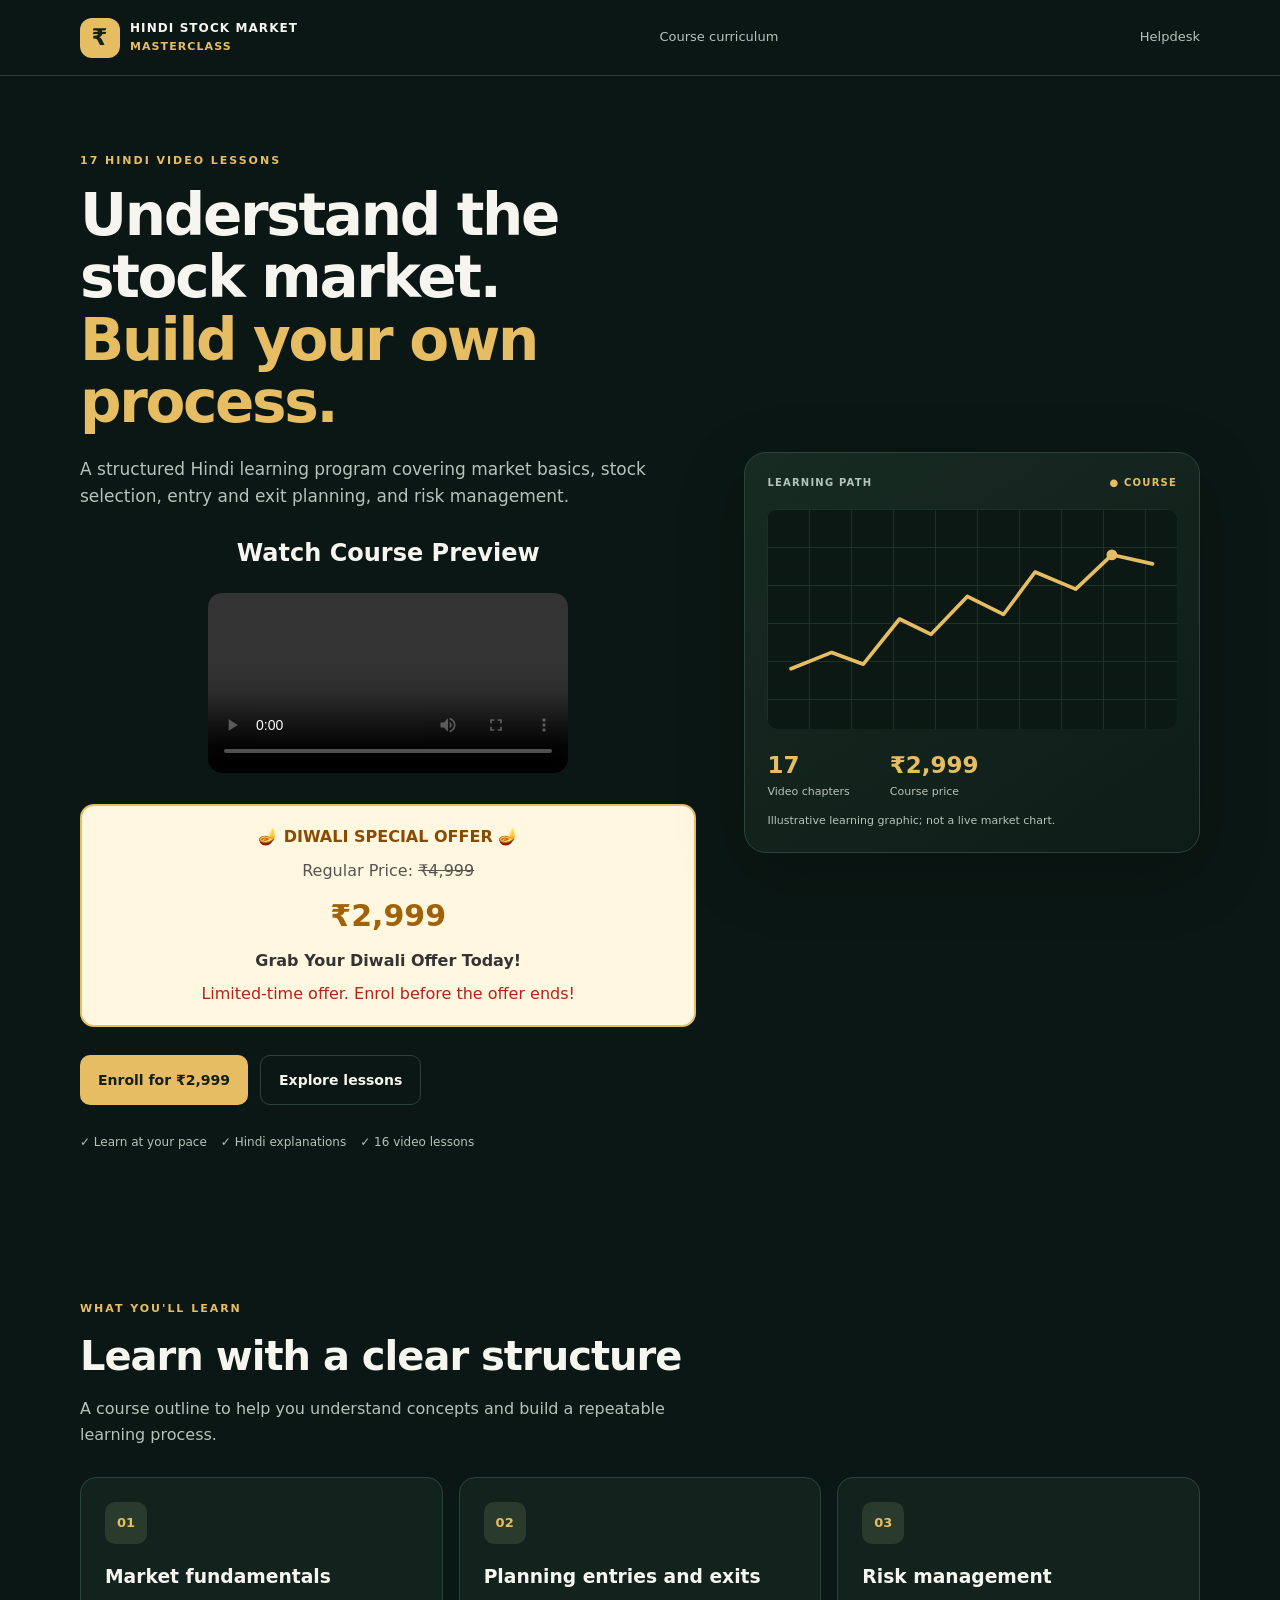
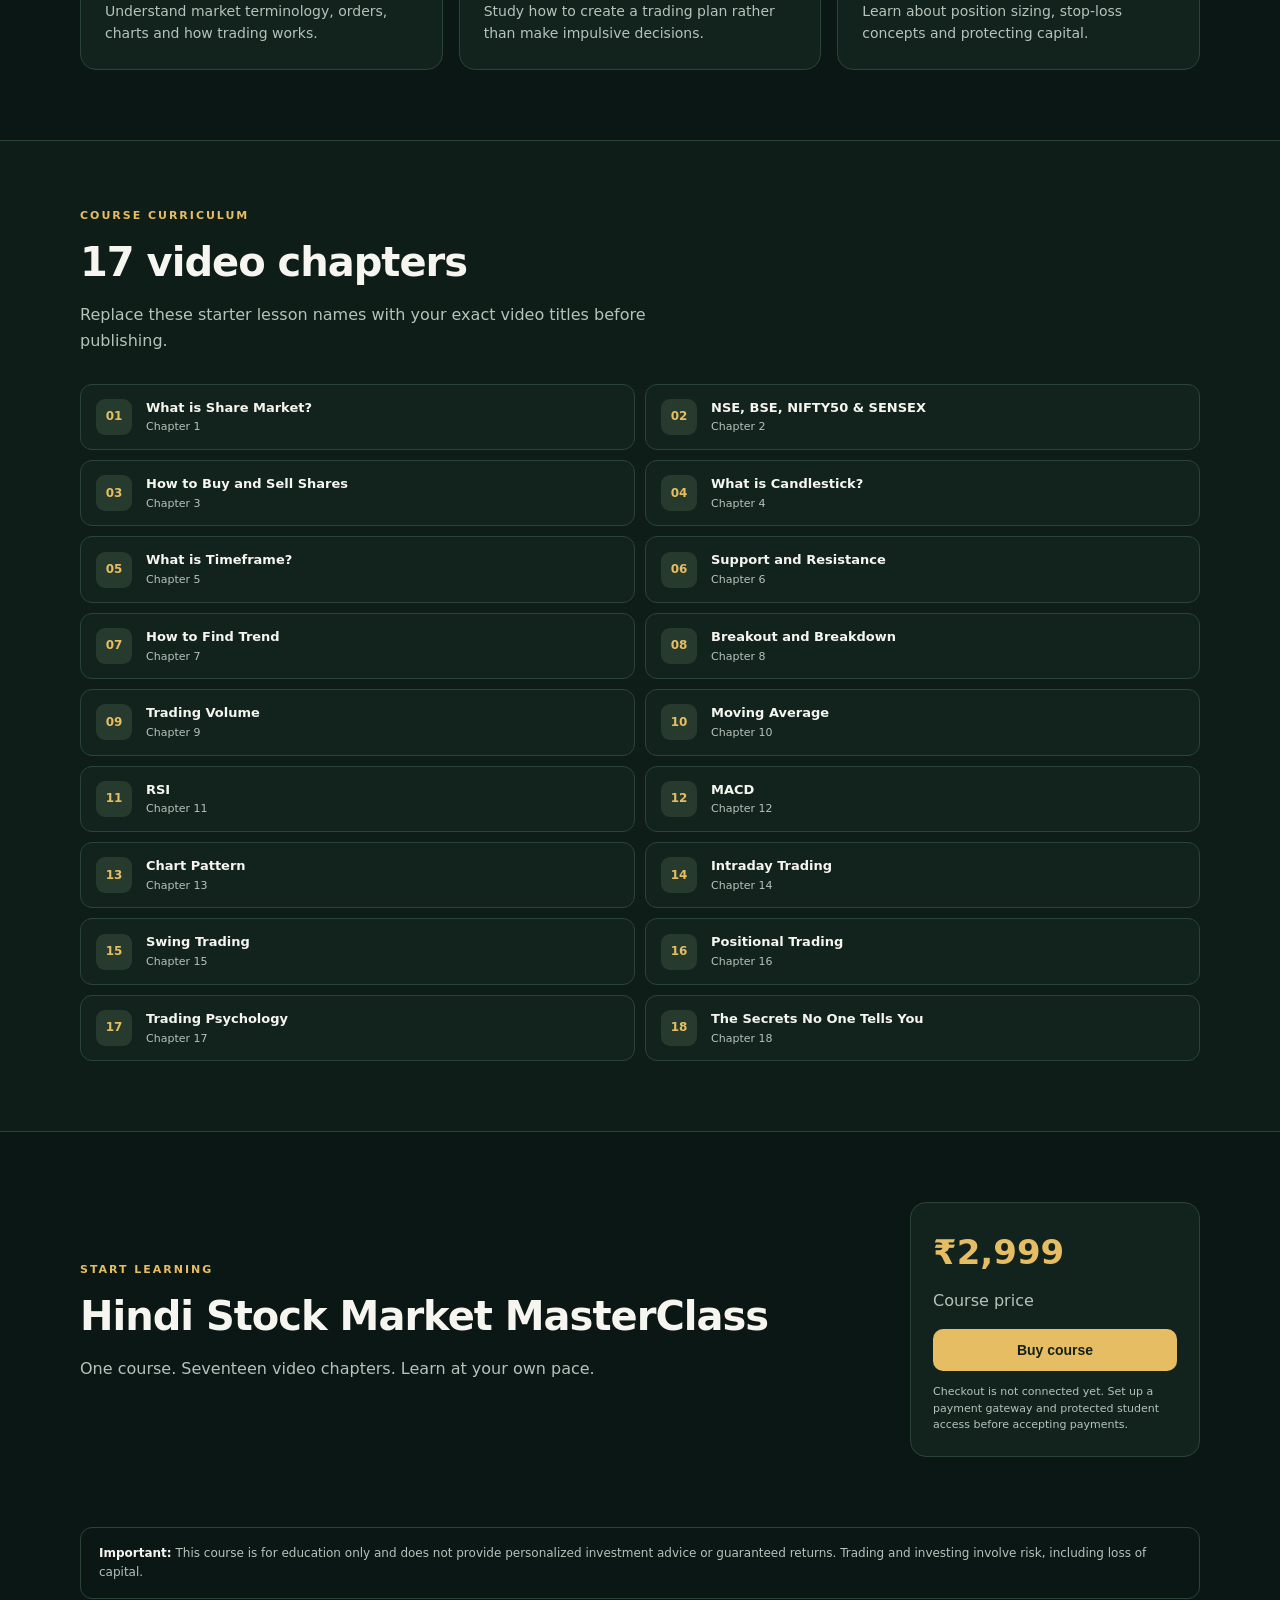
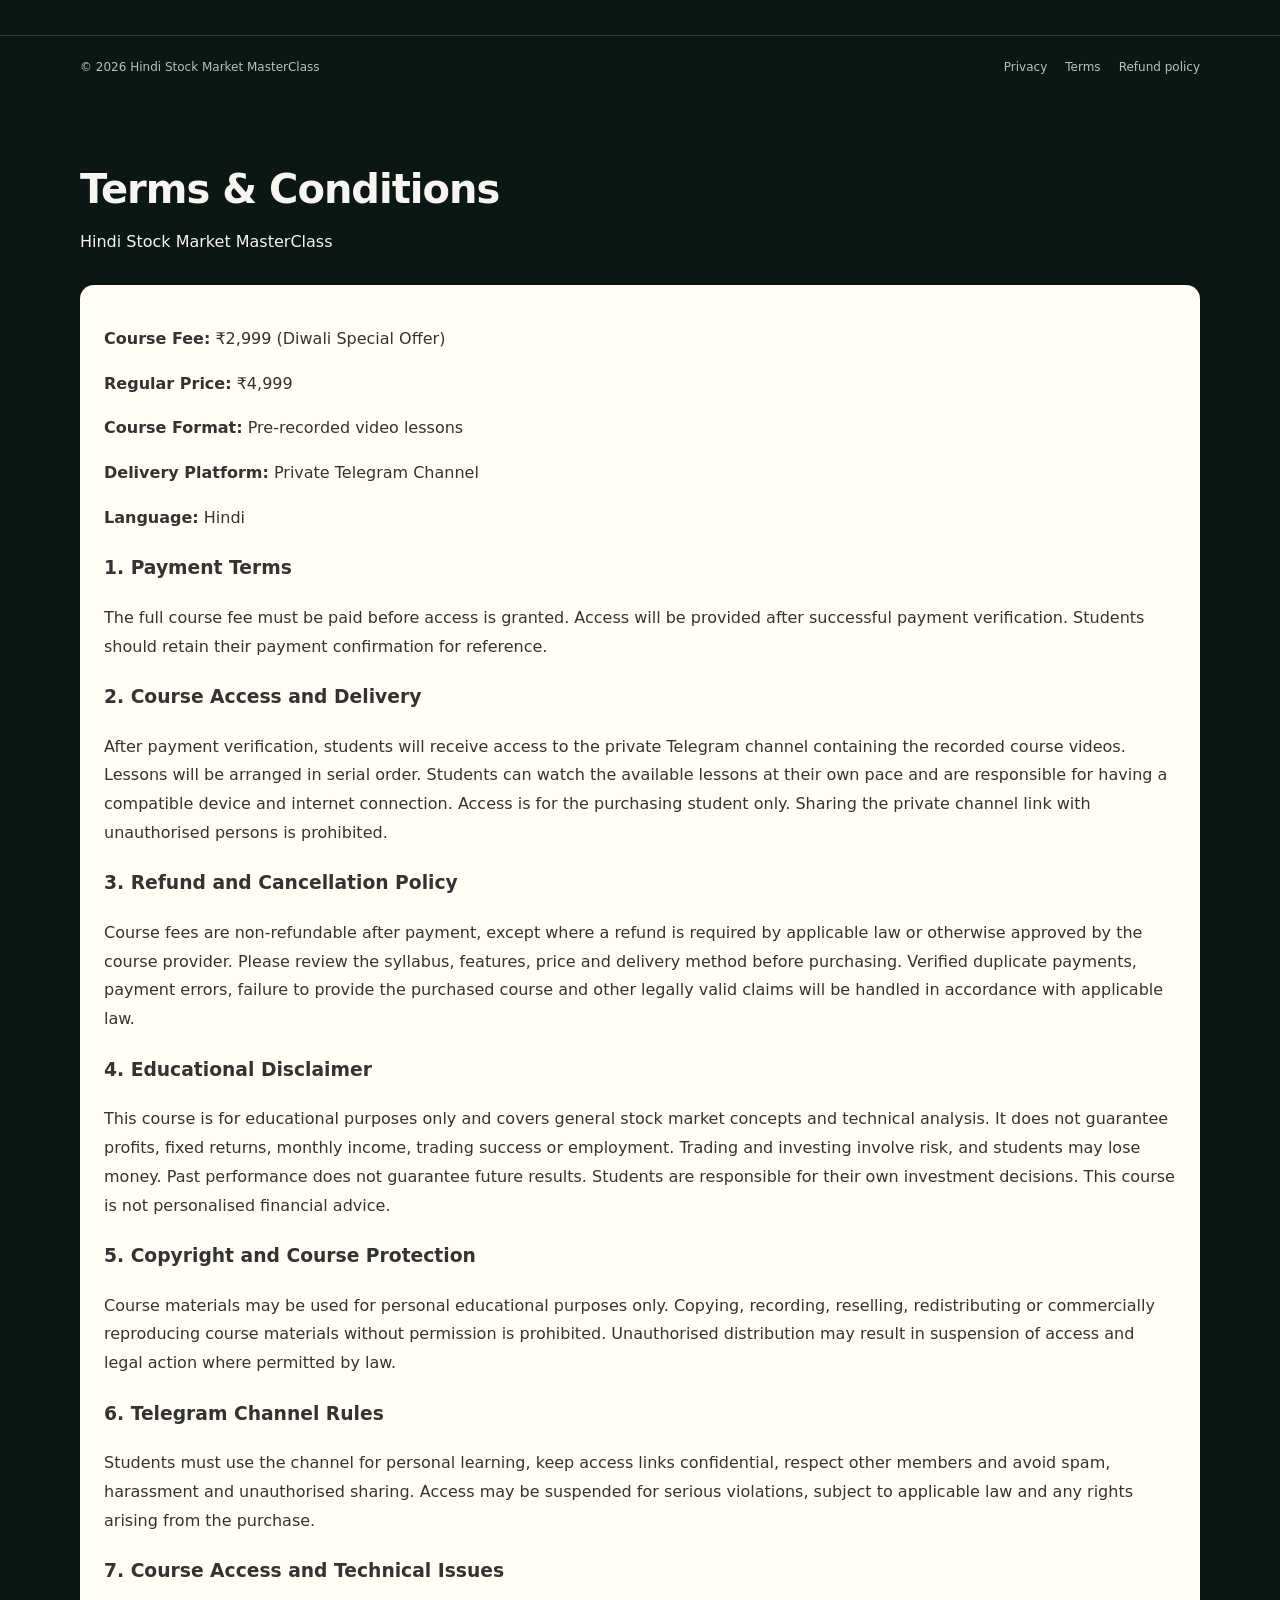
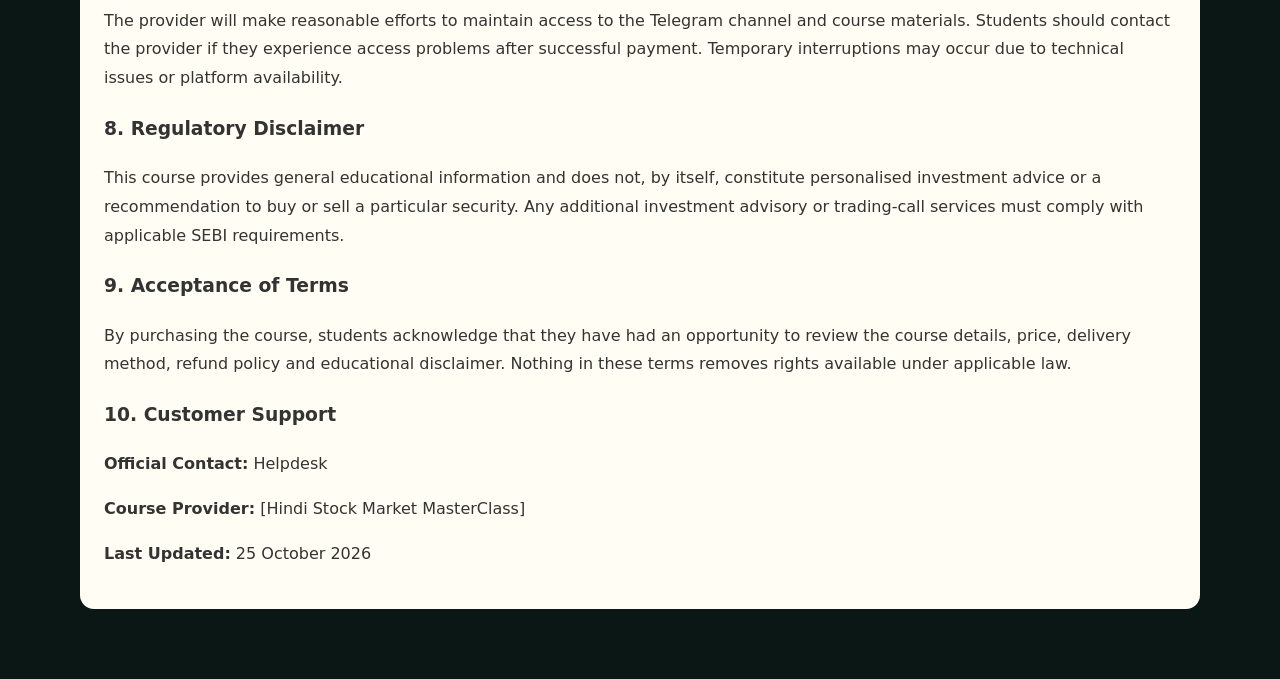
<file: index.html>
<!doctype html>
<html lang="en">
<head>
  <meta charset="utf-8">
  <meta name="viewport" content="width=device-width, initial-scale=1">
  <meta name="description" content="Hindi Stock Market MasterClass — structured Hindi video lessons about stock market fundamentals, trading plans and risk management.">
  <meta name="theme-color" content="#0b1714">
  <title>Hindi Stock Market MasterClass</title>
  <link rel="stylesheet" href="style.css">
</head>
<body>
<header class="site-header">
  <a class="brand" href="index.html" aria-label="Hindi Stock Market MasterClass home">
    <span class="brand-mark">₹</span><span>HINDI STOCK MARKET <b>MASTERCLASS</b></span>
  </a>
  <a class="header-link" href="#curriculum">Course curriculum</a>
  <a class="header-link" href="https://t.me/OREX_Trades" target="_blank" rel="noopener">Helpdesk</a>
</header>

<main>
  <section class="hero wrap">
    <div class="hero-copy">
      <p class="eyebrow">17 HINDI VIDEO LESSONS</p>
      <h1>Understand the stock market.<br><span>Build your own process.</span></h1>
      <p class="lead">A structured Hindi learning program covering market basics, stock selection, entry and exit planning, and risk management.</p>
      
<div style="max-width:360px;margin:24px auto;text-align:center;">
  <h2>Watch Course Preview</h2>
  <video controls playsinline preload="metadata" style="width:100%;height:auto;border-radius:14px;background:#000;">
    <source src="https://res.cloudinary.com/qunm4hpr/video/upload/lv_0_20261022164132.mp4" type="video/mp4">
  </video>
</div>

     <div style="margin:20px 0;padding:18px;background:#fff7df;border:2px solid #e6bd62;border-radius:14px;text-align:center;">
  <p style="margin:0 0 8px;color:#8a4b00;font-weight:bold;">🪔 DIWALI SPECIAL OFFER 🪔</p>
  <p style="margin:0;color:#555;">Regular Price: <span style="text-decoration:line-through;">₹4,999</span></p>
  <p style="margin:8px 0;color:#a16207;font-size:30px;font-weight:bold;">₹2,999</p>
  <p style="margin:0;color:#333;font-weight:bold;">Grab Your Diwali Offer Today!</p>
  <p style="margin:8px 0 0;color:#b42318;">Limited-time offer. Enrol before the offer ends!</p>
     </div> 
      <div class="hero-actions">
        <a class="button button-gold" href="#enroll">Enroll for ₹2,999</a>
        <a class="button button-outline" href="#curriculum">Explore lessons</a>
      </div>
      <div class="trust-row"><span>✓ Learn at your pace</span><span>✓ Hindi explanations</span><span>✓ 16 video lessons</span></div>
    </div>
    <div class="hero-card">
      <div class="chart-top"><span>LEARNING PATH</span><span class="live-dot">● COURSE</span></div>
      <div class="chart-art" aria-hidden="true">
        <div class="chart-grid"></div>
        <svg viewBox="0 0 420 190" role="img" aria-label="Illustrative rising market chart">
          <polyline points="10,150 55,132 90,145 130,95 165,112 205,70 245,90 280,43 325,62 365,24 410,34" fill="none" stroke="#e6bd62" stroke-width="4" stroke-linecap="round" stroke-linejoin="round"/>
          <circle cx="365" cy="24" r="6" fill="#e6bd62"/>
        </svg>
      </div>
      <div class="course-stat"><div><strong>17</strong><span>Video chapters</span></div><div><strong>₹2,999</strong><span>Course price</span></div></div>
      <p class="small-muted">Illustrative learning graphic; not a live market chart.</p>
    </div>
  </section>

  <section class="wrap section" id="what-you-learn">
    <div class="section-heading"><p class="eyebrow">WHAT YOU'LL LEARN</p><h2>Learn with a clear structure</h2><p class="muted">A course outline to help you understand concepts and build a repeatable learning process.</p></div>
    <div class="feature-grid">
      <article class="feature"><span class="feature-icon">01</span><h3>Market fundamentals</h3><p>Understand market terminology, orders, charts and how trading works.</p></article>
      <article class="feature"><span class="feature-icon">02</span><h3>Planning entries and exits</h3><p>Study how to create a trading plan rather than make impulsive decisions.</p></article>
      <article class="feature"><span class="feature-icon">03</span><h3>Risk management</h3><p>Learn about position sizing, stop-loss concepts and protecting capital.</p></article>
    </div>
  </section>

  <section class="curriculum-section" id="curriculum">
    <div class="wrap section">
      <div class="section-heading"><p class="eyebrow">COURSE CURRICULUM</p><h2>17 video chapters</h2><p class="muted">Replace these starter lesson names with your exact video titles before publishing.</p></div>
      <div class="lesson-list" id="lesson-list"></div>
    </div>
  </section>

  <section class="wrap enroll-section" id="enroll">
    <div><p class="eyebrow">START LEARNING</p><h2>Hindi Stock Market MasterClass</h2><p class="muted">One course. Seventeen video chapters. Learn at your own pace.</p></div>
    <div class="price-panel"><span class="price">₹2,999</span><span class="muted">Course price</span><button class="button button-gold full" id="buy-button">Buy course</button><p class="tiny">Checkout is not connected yet. Set up a payment gateway and protected student access before accepting payments.</p></div>
  </section>

  <section class="wrap notice"><strong>Important:</strong> This course is for education only and does not provide personalized investment advice or guaranteed returns. Trading and investing involve risk, including loss of capital.</section>
</main>

<footer class="site-footer"><div class="wrap footer-inner"><span>© <span id="year"></span> Hindi Stock Market MasterClass</span><nav><a href="privacy.html">Privacy</a><a href="terms.html">Terms</a><a href="refund.html">Refund policy</a></nav></div></footer>
<section class="wrap section" id="terms">
  <div class="section-heading">
    <h2>Terms &amp; Conditions</h2>
    <p>Hindi Stock Market MasterClass</p>
  </div>  <div style="background:#fffdf4;color:#333;padding:24px;border-radius:14px;line-height:1.8;overflow-wrap:anywhere;"><p><strong>Course Fee:</strong> ₹2,999 (Diwali Special Offer)</p>
<p><strong>Regular Price:</strong> ₹4,999</p>
<p><strong>Course Format:</strong> Pre-recorded video lessons</p>
<p><strong>Delivery Platform:</strong> Private Telegram Channel</p>
<p><strong>Language:</strong> Hindi</p>

<h3>1. Payment Terms</h3>
<p>The full course fee must be paid before access is granted. Access will be provided after successful payment verification. Students should retain their payment confirmation for reference.</p>

<h3>2. Course Access and Delivery</h3>
<p>After payment verification, students will receive access to the private Telegram channel containing the recorded course videos. Lessons will be arranged in serial order. Students can watch the available lessons at their own pace and are responsible for having a compatible device and internet connection. Access is for the purchasing student only. Sharing the private channel link with unauthorised persons is prohibited.</p>

<h3>3. Refund and Cancellation Policy</h3>
<p>Course fees are non-refundable after payment, except where a refund is required by applicable law or otherwise approved by the course provider. Please review the syllabus, features, price and delivery method before purchasing. Verified duplicate payments, payment errors, failure to provide the purchased course and other legally valid claims will be handled in accordance with applicable law.</p>

<h3>4. Educational Disclaimer</h3>
<p>This course is for educational purposes only and covers general stock market concepts and technical analysis. It does not guarantee profits, fixed returns, monthly income, trading success or employment. Trading and investing involve risk, and students may lose money. Past performance does not guarantee future results. Students are responsible for their own investment decisions. This course is not personalised financial advice.</p>

<h3>5. Copyright and Course Protection</h3>
<p>Course materials may be used for personal educational purposes only. Copying, recording, reselling, redistributing or commercially reproducing course materials without permission is prohibited. Unauthorised distribution may result in suspension of access and legal action where permitted by law.</p>

<h3>6. Telegram Channel Rules</h3>
<p>Students must use the channel for personal learning, keep access links confidential, respect other members and avoid spam, harassment and unauthorised sharing. Access may be suspended for serious violations, subject to applicable law and any rights arising from the purchase.</p>

<h3>7. Course Access and Technical Issues</h3>
<p>The provider will make reasonable efforts to maintain access to the Telegram channel and course materials. Students should contact the provider if they experience access problems after successful payment. Temporary interruptions may occur due to technical issues or platform availability.</p>

<h3>8. Regulatory Disclaimer</h3>
<p>This course provides general educational information and does not, by itself, constitute personalised investment advice or a recommendation to buy or sell a particular security. Any additional investment advisory or trading-call services must comply with applicable SEBI requirements.</p>

<h3>9. Acceptance of Terms</h3>
<p>By purchasing the course, students acknowledge that they have had an opportunity to review the course details, price, delivery method, refund policy and educational disclaimer. Nothing in these terms removes rights available under applicable law.</p>

<h3>10. Customer Support</h3>
<p><strong>Official Contact:</strong> Helpdesk</p>
<p><strong>Course Provider:</strong> [Hindi Stock Market MasterClass]</p>
<p><strong>Last Updated:</strong> 25 October 2026</p>

  </div>
</section>
  <script src="script.js"></script>
</body>
</html>
</file>
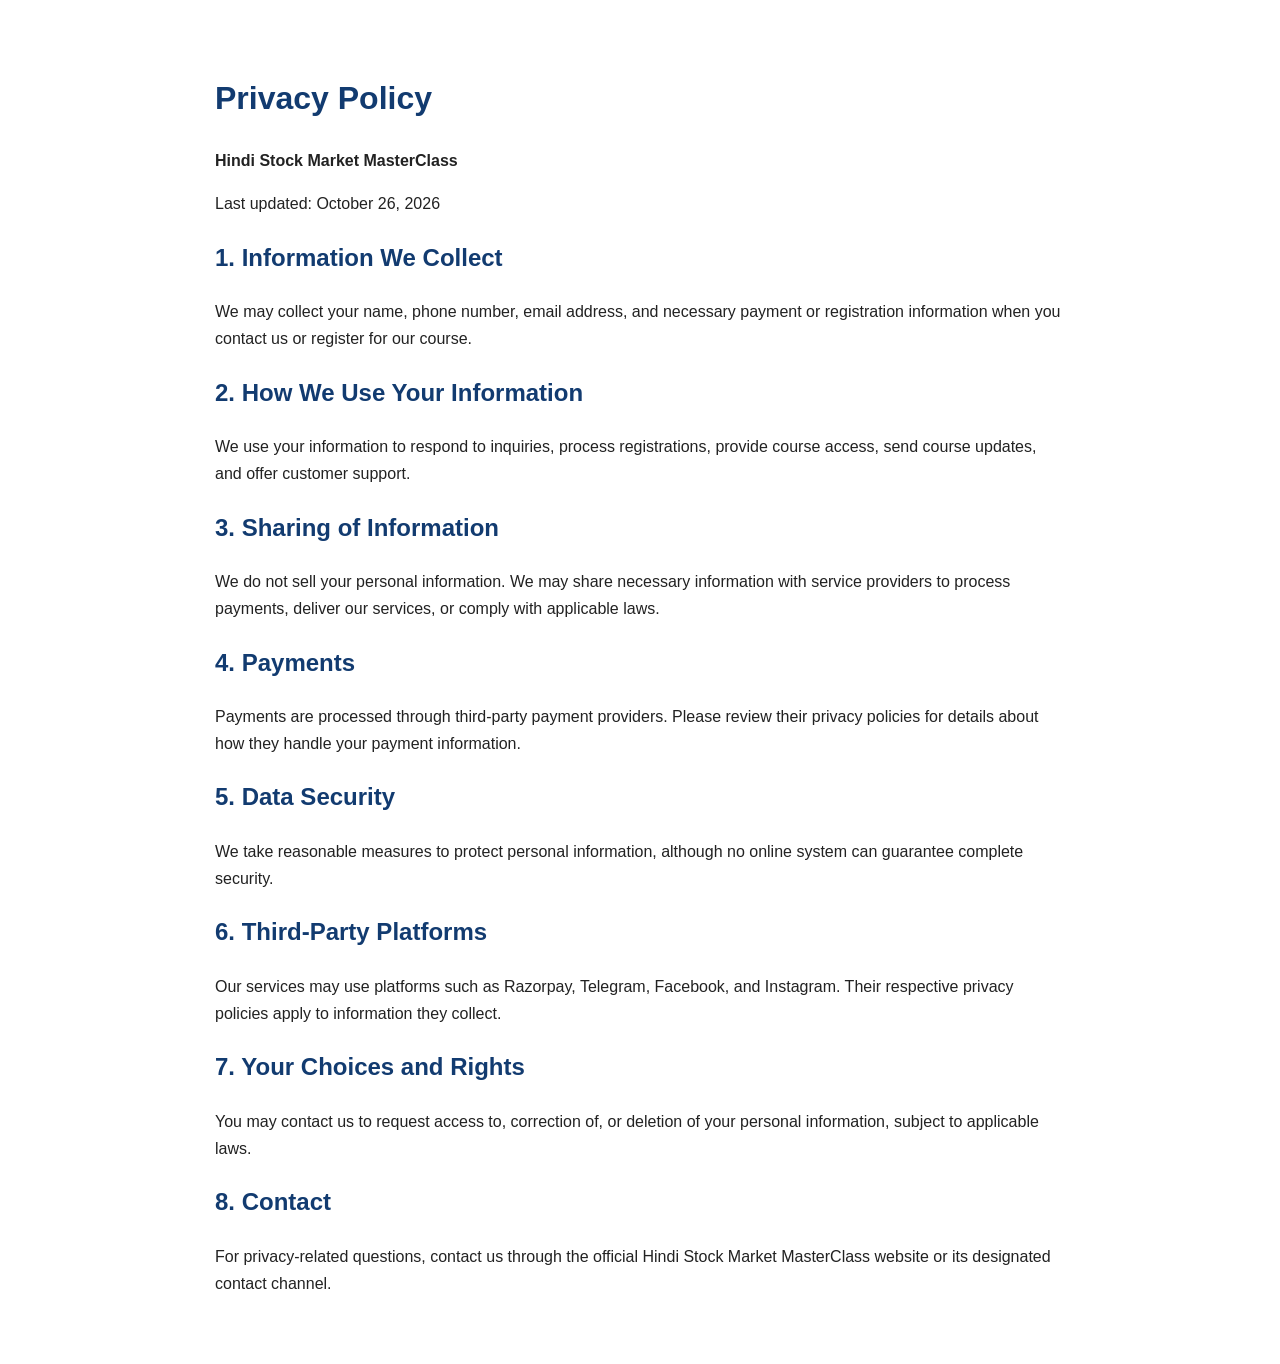
<file: privacy.html>
<!DOCTYPE html>
<html lang="en">
<head>
<meta charset="UTF-8">
<meta name="viewport" content="width=device-width, initial-scale=1.0">
<title>Privacy Policy | Hindi Stock Market MasterClass</title>
<style>
body {
  font-family: Arial, sans-serif;
  max-width: 850px;
  margin: 30px auto;
  padding: 20px;
  line-height: 1.7;
  color: #222;
}
h1, h2 { color: #123b70; }
</style>
</head>
<body>

<h1>Privacy Policy</h1>
<p><strong>Hindi Stock Market MasterClass</strong></p>
<p>Last updated: October 26, 2026</p>

<h2>1. Information We Collect</h2>
<p>We may collect your name, phone number, email address, and necessary payment or registration information when you contact us or register for our course.</p>

<h2>2. How We Use Your Information</h2>
<p>We use your information to respond to inquiries, process registrations, provide course access, send course updates, and offer customer support.</p>

<h2>3. Sharing of Information</h2>
<p>We do not sell your personal information. We may share necessary information with service providers to process payments, deliver our services, or comply with applicable laws.</p>

<h2>4. Payments</h2>
<p>Payments are processed through third-party payment providers. Please review their privacy policies for details about how they handle your payment information.</p>

<h2>5. Data Security</h2>
<p>We take reasonable measures to protect personal information, although no online system can guarantee complete security.</p>

<h2>6. Third-Party Platforms</h2>
<p>Our services may use platforms such as Razorpay, Telegram, Facebook, and Instagram. Their respective privacy policies apply to information they collect.</p>

<h2>7. Your Choices and Rights</h2>
<p>You may contact us to request access to, correction of, or deletion of your personal information, subject to applicable laws.</p>

<h2>8. Contact</h2>
<p>For privacy-related questions, contact us through the official Hindi Stock Market MasterClass website or its designated contact channel.</p>

</body>
</html>
</file>
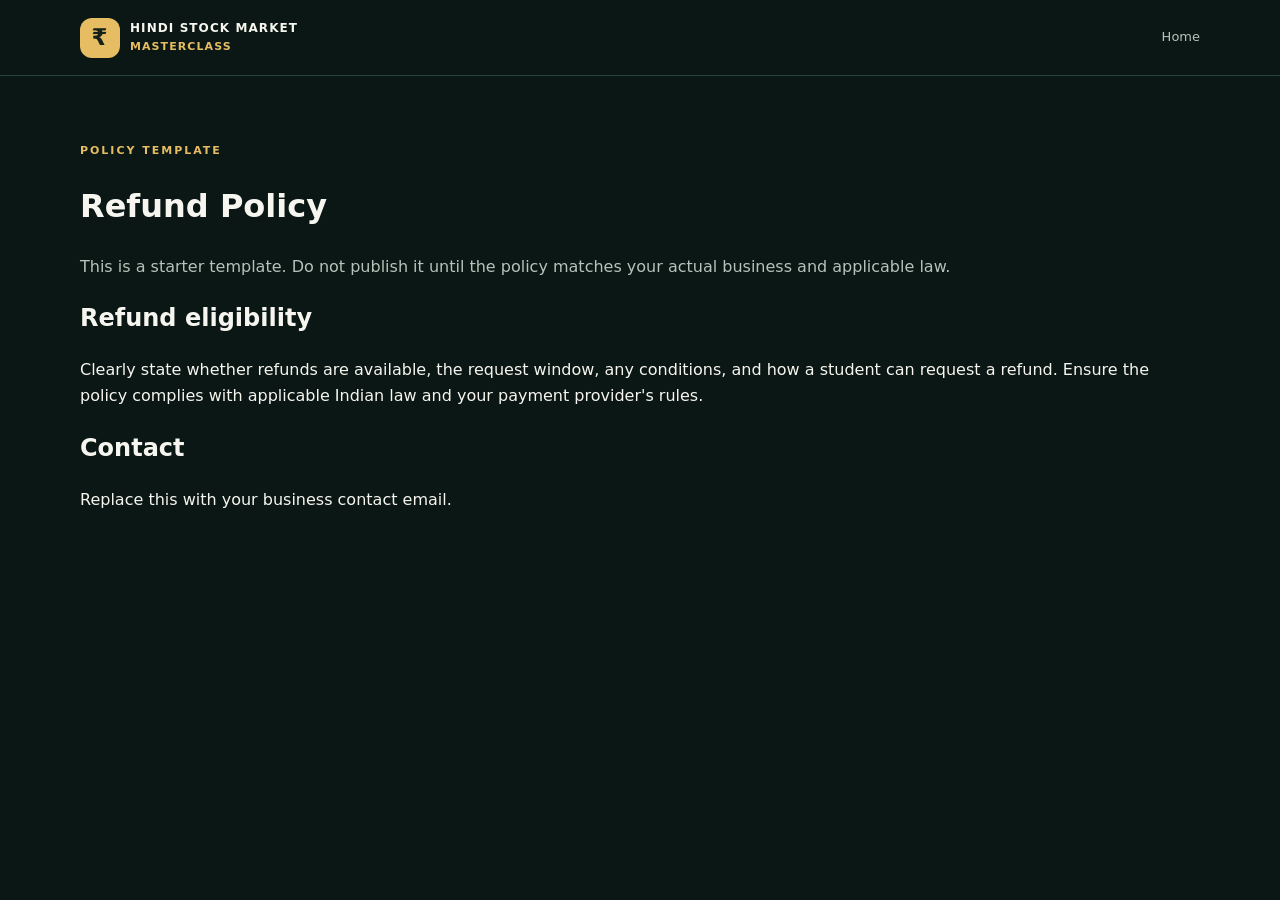
<file: refund.html>
<!doctype html><html lang="en"><head><meta charset="utf-8"><meta name="viewport" content="width=device-width, initial-scale=1"><title>Refund Policy — Hindi Stock Market MasterClass</title><link rel="stylesheet" href="style.css"></head><body><header class="site-header"><a class="brand" href="index.html"><span class="brand-mark">₹</span><span>HINDI STOCK MARKET <b>MASTERCLASS</b></span></a><a class="header-link" href="index.html">Home</a></header><main class="wrap section"><p class="eyebrow">POLICY TEMPLATE</p><h1>Refund Policy</h1><p class="muted">This is a starter template. Do not publish it until the policy matches your actual business and applicable law.</p><h2>Refund eligibility</h2><p>Clearly state whether refunds are available, the request window, any conditions, and how a student can request a refund. Ensure the policy complies with applicable Indian law and your payment provider's rules.</p><h2>Contact</h2><p>Replace this with your business contact email.</p></main></body></html>
</file>
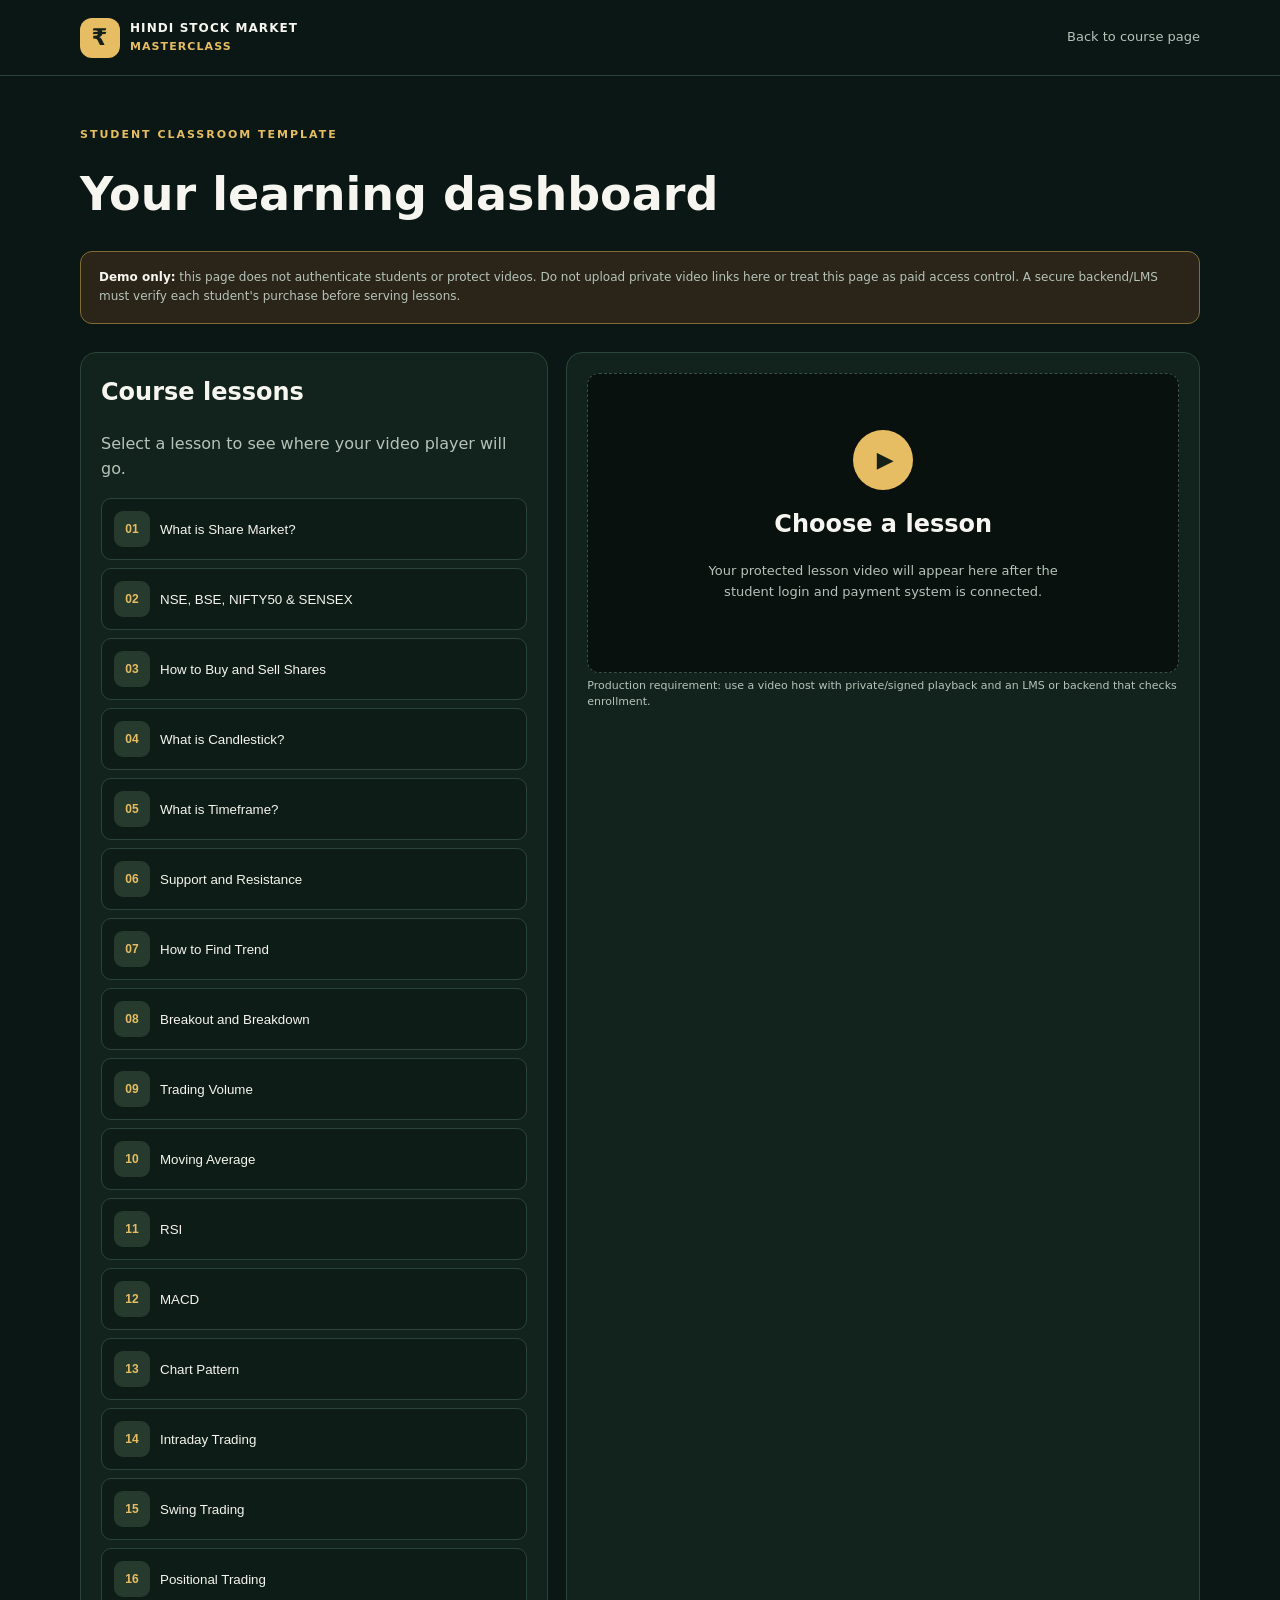
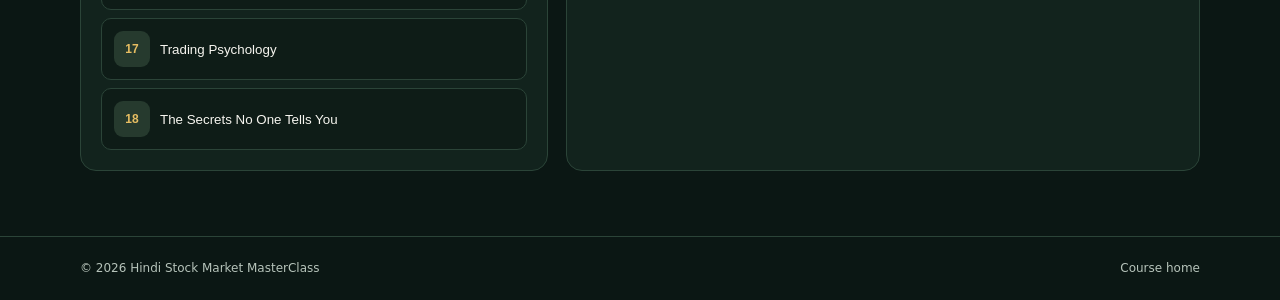
<file: student.html>
<!doctype html>
<html lang="en">
<head><meta charset="utf-8"><meta name="viewport" content="width=device-width, initial-scale=1"><meta name="theme-color" content="#0b1714"><title>Student Classroom — Hindi Stock Market MasterClass</title><link rel="stylesheet" href="style.css"></head>
<body>
<header class="site-header"><a class="brand" href="index.html"><span class="brand-mark">₹</span><span>HINDI STOCK MARKET <b>MASTERCLASS</b></span></a><a class="header-link" href="index.html">Back to course page</a></header>
<main class="wrap student-wrap">
  <p class="eyebrow">STUDENT CLASSROOM TEMPLATE</p>
  <h1>Your learning dashboard</h1>
  <div class="notice warning"><strong>Demo only:</strong> this page does not authenticate students or protect videos. Do not upload private video links here or treat this page as paid access control. A secure backend/LMS must verify each student's purchase before serving lessons.</div>
  <div class="student-layout">
    <section class="panel"><h2>Course lessons</h2><p class="muted">Select a lesson to see where your video player will go.</p><div id="student-lessons" class="student-lesson-list"></div></section>
    <section class="panel player-panel"><div class="video-placeholder"><span class="play-symbol">▶</span><h2 id="player-title">Choose a lesson</h2><p id="player-copy">Your protected lesson video will appear here after the student login and payment system is connected.</p></div><p class="tiny">Production requirement: use a video host with private/signed playback and an LMS or backend that checks enrollment.</p></section>
  </div>
</main>
<footer class="site-footer"><div class="wrap footer-inner"><span>© <span id="year"></span> Hindi Stock Market MasterClass</span><a href="index.html">Course home</a></div></footer>
<script src="script.js"></script>
</body></html>
</file>
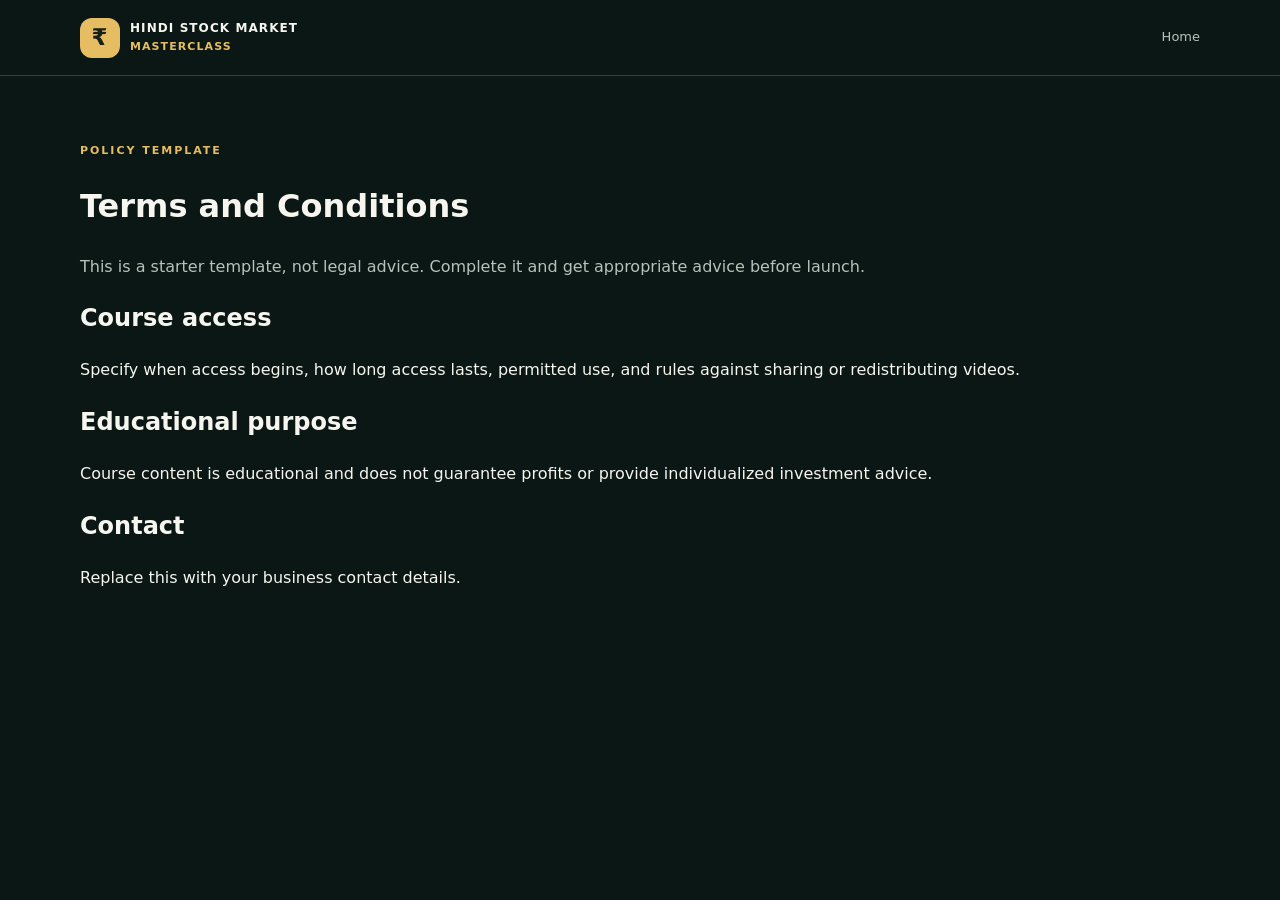
<file: terms.html>
<!doctype html><html lang="en"><head><meta charset="utf-8"><meta name="viewport" content="width=device-width, initial-scale=1"><title>Terms — Hindi Stock Market MasterClass</title><link rel="stylesheet" href="style.css"></head><body><header class="site-header"><a class="brand" href="index.html"><span class="brand-mark">₹</span><span>HINDI STOCK MARKET <b>MASTERCLASS</b></span></a><a class="header-link" href="index.html">Home</a></header><main class="wrap section"><p class="eyebrow">POLICY TEMPLATE</p><h1>Terms and Conditions</h1><p class="muted">This is a starter template, not legal advice. Complete it and get appropriate advice before launch.</p><h2>Course access</h2><p>Specify when access begins, how long access lasts, permitted use, and rules against sharing or redistributing videos.</p><h2>Educational purpose</h2><p>Course content is educational and does not guarantee profits or provide individualized investment advice.</p><h2>Contact</h2><p>Replace this with your business contact details.</p></main></body></html>
</file>
<file: style.css>
:root{--bg:#0b1714;--panel:#12231d;--panel2:#172c24;--gold:#e6bd62;--gold2:#f4d991;--text:#f6f5ef;--muted:#b6c3ba;--line:#2b4438;--ink:#142018}
*{box-sizing:border-box}html{scroll-behavior:smooth}body{margin:0;background:var(--bg);color:var(--text);font-family:Inter,ui-sans-serif,system-ui,-apple-system,BlinkMacSystemFont,"Segoe UI",sans-serif;line-height:1.6}a{color:inherit;text-decoration:none}.wrap{width:min(1120px,calc(100% - 40px));margin-inline:auto}.site-header{min-height:76px;padding:16px max(20px,calc((100vw - 1120px)/2));display:flex;align-items:center;justify-content:space-between;gap:20px;border-bottom:1px solid var(--line);background:#0b1714;position:sticky;top:0;z-index:10}.brand{display:flex;align-items:center;gap:10px;font-size:12px;letter-spacing:.09em;font-weight:700}.brand b{display:block;color:var(--gold);font-size:11px}.brand-mark{display:grid;place-items:center;background:var(--gold);color:var(--ink);width:40px;height:40px;border-radius:12px;font-size:23px;font-weight:900}.header-link{font-size:13px;color:var(--muted)}.hero{display:grid;grid-template-columns:1.15fr .85fr;gap:48px;align-items:center;padding-top:76px;padding-bottom:82px}.eyebrow{font-size:11px;letter-spacing:.18em;color:var(--gold);font-weight:800;margin:0 0 14px}.hero h1{font-size:clamp(36px,5vw,58px);line-height:1.08;letter-spacing:-.04em;margin:0 0 22px}.hero h1 span{color:var(--gold)}.lead{color:var(--muted);font-size:17px;max-width:590px}.hero-actions{display:flex;flex-wrap:wrap;gap:12px;margin:28px 0}.button{display:inline-flex;align-items:center;justify-content:center;border:0;border-radius:10px;padding:13px 18px;font-weight:800;font-size:14px;cursor:pointer}.button-gold{background:var(--gold);color:var(--ink)}.button-gold:hover{background:var(--gold2)}.button-outline{border:1px solid var(--line);color:var(--text)}.trust-row{display:flex;flex-wrap:wrap;gap:14px;color:var(--muted);font-size:12px}.hero-card{border:1px solid var(--line);background:linear-gradient(145deg,#172b23,#0e1c17);padding:22px;border-radius:22px;box-shadow:0 20px 70px #0003}.chart-top{display:flex;justify-content:space-between;font-size:10px;letter-spacing:.12em;color:var(--muted);font-weight:800}.live-dot{color:var(--gold)}.chart-art{height:220px;position:relative;margin:18px 0;overflow:hidden;border-radius:12px;background:#0c1914}.chart-grid{position:absolute;inset:0;background-image:linear-gradient(#284033 1px,transparent 1px),linear-gradient(90deg,#284033 1px,transparent 1px);background-size:42px 38px;opacity:.65}.chart-art svg{position:absolute;inset:15px;width:calc(100% - 30px);height:calc(100% - 30px)}.course-stat{display:flex;gap:40px}.course-stat div{display:grid}.course-stat strong{font-size:23px;color:var(--gold)}.course-stat span,.small-muted{font-size:11px;color:var(--muted)}.small-muted{margin-bottom:0}.section{padding-top:66px;padding-bottom:70px}.section-heading{max-width:650px;margin-bottom:30px}.section-heading h2,.enroll-section h2{font-size:clamp(28px,4vw,40px);line-height:1.2;margin:0 0 12px;letter-spacing:-.025em}.muted{color:var(--muted)}.feature-grid{display:grid;grid-template-columns:repeat(3,1fr);gap:16px}.feature{background:var(--panel);border:1px solid var(--line);padding:24px;border-radius:16px}.feature-icon{display:grid;place-items:center;width:42px;height:42px;background:#283b2d;color:var(--gold);border-radius:10px;font-weight:900;font-size:13px}.feature h3{margin:18px 0 8px}.feature p{margin:0;color:var(--muted);font-size:14px}.curriculum-section{background:#0e1d17;border-block:1px solid var(--line)}.lesson-list{display:grid;grid-template-columns:1fr 1fr;gap:10px}.lesson{display:flex;align-items:center;gap:14px;background:var(--panel);border:1px solid var(--line);border-radius:12px;padding:13px 15px;min-width:0}.lesson-num{display:grid;place-items:center;flex:0 0 36px;height:36px;border-radius:9px;background:#263a2e;color:var(--gold);font-weight:900;font-size:12px}.lesson-title{font-size:13px;font-weight:650}.lesson-sub{font-size:11px;color:var(--muted)}.enroll-section{display:flex;align-items:center;justify-content:space-between;gap:30px;padding-top:70px;padding-bottom:70px}.price-panel{width:min(100%,290px);background:var(--panel);border:1px solid var(--line);padding:22px;border-radius:16px;display:grid;gap:8px}.price{font-size:34px;font-weight:900;color:var(--gold)}.full{width:100%;margin-top:8px}.tiny{font-size:11px;line-height:1.5;color:var(--muted);margin:5px 0 0}.notice{border:1px solid var(--line);border-radius:12px;padding:16px 18px;color:var(--muted);font-size:12px;margin-bottom:36px}.notice strong{color:var(--text)}.warning{border-color:#826b37;background:#2a2518;margin:20px 0 28px}.site-footer{border-top:1px solid var(--line);padding:22px 0;color:var(--muted);font-size:12px}.footer-inner{display:flex;justify-content:space-between;gap:18px;flex-wrap:wrap}.footer-inner nav{display:flex;gap:18px}.student-wrap{padding-top:50px;padding-bottom:65px}.student-wrap h1{font-size:clamp(32px,5vw,46px);margin:0}.student-layout{display:grid;grid-template-columns:.85fr 1.15fr;gap:18px}.panel{background:var(--panel);border:1px solid var(--line);border-radius:16px;padding:20px;min-width:0}.panel h2{margin-top:0}.student-lesson-list{display:grid;gap:8px}.student-lesson{display:flex;gap:10px;align-items:center;text-align:left;width:100%;border:1px solid var(--line);background:#0e1c17;color:var(--text);padding:12px;border-radius:10px;cursor:pointer}.student-lesson.active{border-color:var(--gold)}.student-lesson .lesson-num{flex-shrink:0}.video-placeholder{min-height:300px;display:flex;flex-direction:column;align-items:center;justify-content:center;text-align:center;padding:20px;border-radius:12px;background:#08110e;border:1px dashed #385142}.video-placeholder h2{margin:15px 0 5px}.video-placeholder p{color:var(--muted);max-width:360px;font-size:13px}.play-symbol{display:grid;place-items:center;width:60px;height:60px;border-radius:50%;background:var(--gold);color:var(--ink);font-size:22px;padding-left:4px}
@media(max-width:760px){.site-header{position:static}.brand{font-size:10px}.brand-mark{width:35px;height:35px}.header-link{font-size:12px}.hero{grid-template-columns:1fr;gap:30px;padding-top:48px;padding-bottom:50px}.hero h1{font-size:40px}.feature-grid{grid-template-columns:1fr}.lesson-list{grid-template-columns:1fr}.enroll-section{align-items:stretch;flex-direction:column}.price-panel{width:100%}.student-layout{grid-template-columns:1fr}.trust-row{gap:10px}.section{padding-top:48px;padding-bottom:50px}}
</file>
